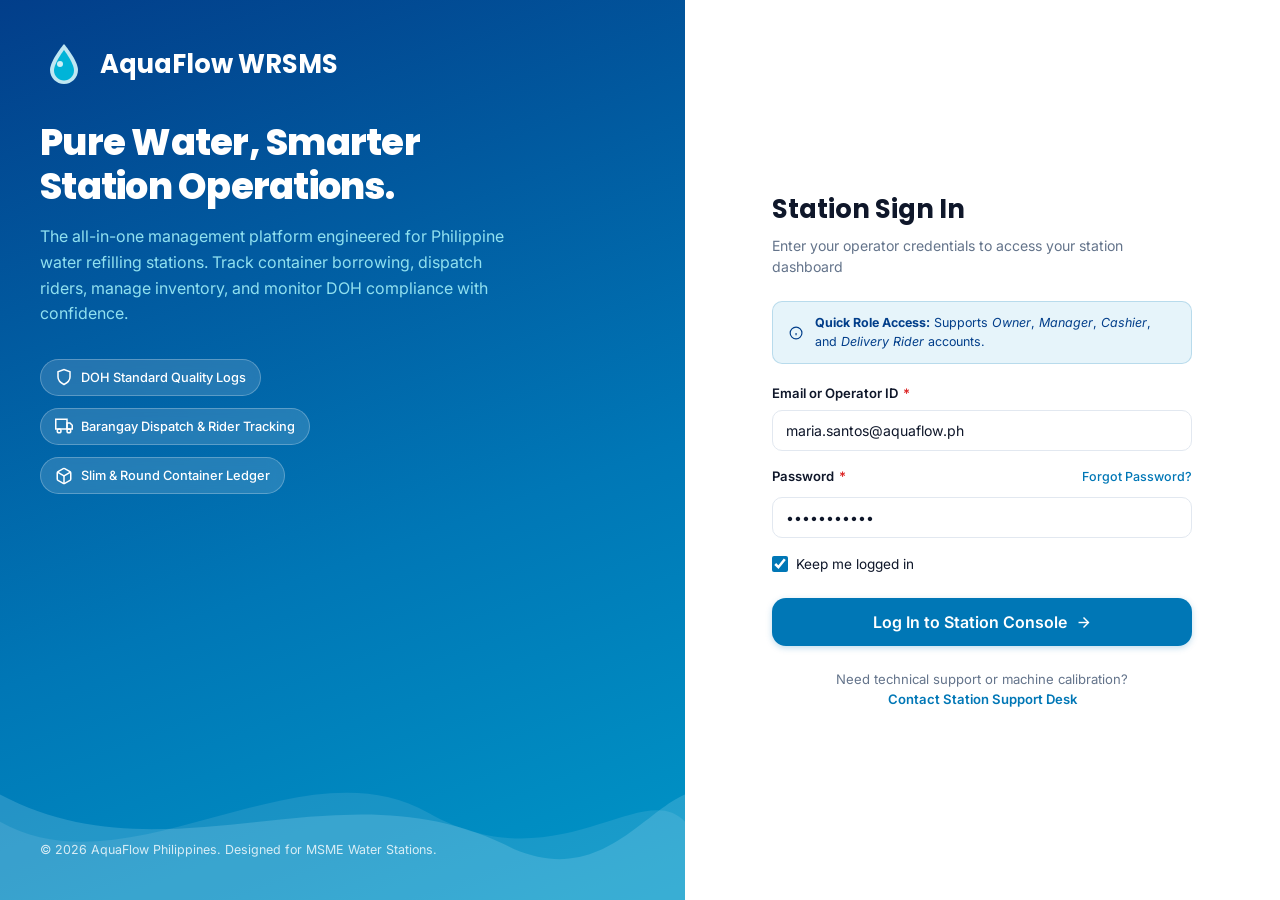
<file: index.html>
<!DOCTYPE html>
<html lang="en">
<head>
  <meta charset="UTF-8">
  <meta http-equiv="refresh" content="0; url=login.html">
  <meta name="viewport" content="width=device-width, initial-scale=1.0">
  <title>AquaFlow WRSMS</title>
  <script>
    window.location.replace("login.html");
  </script>
</head>
<body style="margin:0;padding:0;background:#03045E;display:flex;align-items:center;justify-content:center;height:100vh;font-family:sans-serif;color:#CAF0F8;">
  <p>Redirecting to AquaFlow Station Login...</p>
</body>
</html>
</file>
<file: css/style.css>
/* ==========================================================================
   AQUAFLOW WRSMS - WATER REFILLING STATION MANAGEMENT SYSTEM
   Master Stylesheet (Pure HTML5 & CSS3 - Zero Frameworks, Zero JS)
   ========================================================================== */

/* --------------------------------------------------------------------------
   1. VARIABLES & DESIGN TOKENS
   -------------------------------------------------------------------------- */
@import url('https://fonts.googleapis.com/css2?family=Inter:wght@300;400;500;600;700;800&family=Poppins:wght@500;600;700&display=swap');

:root {
  /* Ocean Primary Palette */
  --primary: #0077B6;
  --primary-dark: #023E8A;
  --primary-light: #0096C7;
  --primary-tint: #E6F4FA;
  --primary-glow: rgba(0, 119, 182, 0.15);

  /* Aqua & Teal Accents */
  --accent: #00B4D8;
  --accent-light: #90E0EF;
  --accent-bg: #CAF0F8;

  /* Semantic Status Palette */
  --success: #16A34A;
  --success-dark: #15803D;
  --success-bg: #DCFCE7;
  --success-text: #14532D;

  --warning: #F59E0B;
  --warning-dark: #B45309;
  --warning-bg: #FEF3C7;
  --warning-text: #78350F;

  --danger: #DC2626;
  --danger-dark: #B91C1C;
  --danger-bg: #FEE2E2;
  --danger-text: #7F1D1D;

  --info: #0284C7;
  --info-bg: #E0F2FE;
  --info-text: #0369A1;

  /* Slate Neutral Scale */
  --slate-900: #0F172A;
  --slate-850: #172033;
  --slate-800: #1E293B;
  --slate-700: #334155;
  --slate-600: #475569;
  --slate-500: #64748B;
  --slate-400: #94A3B8;
  --slate-300: #CBD5E1;
  --slate-200: #E2E8F0;
  --slate-100: #F1F5F9;
  --slate-50:  #F8FAFC;
  --white:     #FFFFFF;

  /* Theme Surfaces (Light Default) */
  --bg-app: var(--slate-50);
  --bg-surface: var(--white);
  --bg-surface-alt: var(--slate-100);
  --bg-surface-elevated: var(--white);
  --text-main: var(--slate-900);
  --text-muted: var(--slate-500);
  --text-subtle: var(--slate-400);
  --border-color: var(--slate-200);
  --border-focus: var(--primary);
  --sidebar-bg: #0F2338;
  --sidebar-hover: rgba(255, 255, 255, 0.08);
  --sidebar-active: #0077B6;
  --sidebar-text: #CBD5E1;
  --sidebar-text-bright: #FFFFFF;

  /* Layered Shadows */
  --shadow-xs: 0 1px 2px 0 rgba(15, 23, 42, 0.05);
  --shadow-sm: 0 1px 3px 0 rgba(15, 23, 42, 0.08), 0 1px 2px -1px rgba(15, 23, 42, 0.06);
  --shadow-md: 0 4px 6px -1px rgba(15, 23, 42, 0.08), 0 2px 4px -2px rgba(15, 23, 42, 0.06);
  --shadow-lg: 0 10px 15px -3px rgba(15, 23, 42, 0.08), 0 4px 6px -4px rgba(15, 23, 42, 0.04);
  --shadow-xl: 0 20px 25px -5px rgba(15, 23, 42, 0.1), 0 8px 10px -6px rgba(15, 23, 42, 0.05);

  /* Spacing Grid (8px base) */
  --space-1: 4px;
  --space-2: 8px;
  --space-3: 12px;
  --space-4: 16px;
  --space-5: 20px;
  --space-6: 24px;
  --space-8: 32px;
  --space-10: 40px;
  --space-12: 48px;

  /* Dimensions & Radius */
  --sidebar-width: 260px;
  --header-height: 70px;
  --radius-sm: 6px;
  --radius-md: 10px;
  --radius-lg: 14px;
  --radius-xl: 20px;
  --radius-full: 9999px;

  /* Transitions */
  --transition-fast: 160ms cubic-bezier(0.4, 0, 0.2, 1);
  --transition-normal: 240ms cubic-bezier(0.4, 0, 0.2, 1);
  --transition-slow: 350ms cubic-bezier(0.4, 0, 0.2, 1);

  /* Typography */
  --font-body: 'Inter', -apple-system, BlinkMacSystemFont, 'Segoe UI', Roboto, sans-serif;
  --font-heading: 'Poppins', 'Inter', -apple-system, BlinkMacSystemFont, sans-serif;
}

/* --------------------------------------------------------------------------
   DARK THEME (CSS Checkbox Hack & System Preference)
   -------------------------------------------------------------------------- */
body:has(#theme-toggle:checked),
body.dark-mode {
  --bg-app: #0B1120;
  --bg-surface: #1E293B;
  --bg-surface-alt: #0F172A;
  --bg-surface-elevated: #283548;
  --text-main: #F8FAFC;
  --text-muted: #94A3B8;
  --text-subtle: #64748B;
  --border-color: #334155;
  --primary-tint: #0B2545;
  --sidebar-bg: #070F1E;
  --shadow-sm: 0 1px 3px 0 rgba(0, 0, 0, 0.3);
  --shadow-md: 0 4px 6px -1px rgba(0, 0, 0, 0.4);
  --shadow-lg: 0 10px 15px -3px rgba(0, 0, 0, 0.4);
  --success-bg: rgba(22, 163, 74, 0.2);
  --success-text: #4ADE80;
  --warning-bg: rgba(245, 158, 11, 0.2);
  --warning-text: #FBBF24;
  --danger-bg: rgba(220, 38, 38, 0.2);
  --danger-text: #F87171;
  --info-bg: rgba(2, 132, 199, 0.2);
  --info-text: #38BDF8;
}

@media (prefers-color-scheme: dark) {
  body:not(:has(#theme-toggle)) {
    --bg-app: #0B1120;
    --bg-surface: #1E293B;
    --bg-surface-alt: #0F172A;
    --bg-surface-elevated: #283548;
    --text-main: #F8FAFC;
    --text-muted: #94A3B8;
    --text-subtle: #64748B;
    --border-color: #334155;
    --primary-tint: #0B2545;
    --sidebar-bg: #070F1E;
    --success-bg: rgba(22, 163, 74, 0.2);
    --success-text: #4ADE80;
    --warning-bg: rgba(245, 158, 11, 0.2);
    --warning-text: #FBBF24;
    --danger-bg: rgba(220, 38, 38, 0.2);
    --danger-text: #F87171;
    --info-bg: rgba(2, 132, 199, 0.2);
    --info-text: #38BDF8;
  }
}

/* --------------------------------------------------------------------------
   2. RESET & BASE
   -------------------------------------------------------------------------- */
*, *::before, *::after {
  box-sizing: border-box;
  margin: 0;
  padding: 0;
}

html {
  font-size: 16px;
  scroll-behavior: smooth;
  -webkit-font-smoothing: antialiased;
  -moz-osx-font-smoothing: grayscale;
}

body {
  font-family: var(--font-body);
  background-color: var(--bg-app);
  color: var(--text-main);
  line-height: 1.5;
  min-height: 100vh;
  display: flex;
  flex-direction: column;
}

img, svg {
  display: block;
  max-width: 100%;
}

a {
  color: inherit;
  text-decoration: none;
  transition: color var(--transition-fast);
}

button, input, select, textarea {
  font: inherit;
  color: inherit;
  border: none;
  background: none;
}

button {
  cursor: pointer;
}

:focus-visible {
  outline: 2px solid var(--primary);
  outline-offset: 2px;
}

@media (prefers-reduced-motion: reduce) {
  *, *::before, *::after {
    animation-duration: 0.01ms !important;
    animation-iteration-count: 1 !important;
    transition-duration: 0.01ms !important;
    scroll-behavior: auto !important;
  }
}

/* --------------------------------------------------------------------------
   3. ANIMATIONS
   -------------------------------------------------------------------------- */
@keyframes waveAnim {
  0% { transform: translateX(0) translateZ(0) scaleY(1); }
  50% { transform: translateX(-25%) translateZ(0) scaleY(1.15); }
  100% { transform: translateX(-50%) translateZ(0) scaleY(1); }
}

@keyframes waveAnimReverse {
  0% { transform: translateX(0) translateZ(0) scaleY(1); }
  50% { transform: translateX(25%) translateZ(0) scaleY(0.9); }
  100% { transform: translateX(50%) translateZ(0) scaleY(1); }
}

@keyframes floatDroplet {
  0%, 100% { transform: translateY(0) scale(1); }
  50% { transform: translateY(-8px) scale(1.03); }
}

@keyframes shimmer {
  0% { background-position: -200% 0; }
  100% { background-position: 200% 0; }
}

@keyframes fadeIn {
  from { opacity: 0; transform: translateY(6px); }
  to { opacity: 1; transform: translateY(0); }
}

/* --------------------------------------------------------------------------
   4. LAYOUT STRUCTURE
   -------------------------------------------------------------------------- */
.app-layout {
  display: flex;
  min-height: 100vh;
  position: relative;
  width: 100%;
}

/* Hidden Utility Checkboxes */
.toggle-checkbox {
  position: absolute;
  opacity: 0;
  pointer-events: none;
}

/* SIDEBAR */
.sidebar {
  width: var(--sidebar-width);
  background-color: var(--sidebar-bg);
  color: var(--sidebar-text);
  display: flex;
  flex-direction: column;
  position: fixed;
  top: 0;
  left: 0;
  bottom: 0;
  z-index: 100;
  transition: transform var(--transition-normal);
  border-right: 1px solid rgba(255, 255, 255, 0.07);
  box-shadow: 4px 0 16px rgba(0, 0, 0, 0.15);
}

.sidebar-header {
  height: var(--header-height);
  padding: 0 var(--space-5);
  display: flex;
  align-items: center;
  justify-content: space-between;
  border-bottom: 1px solid rgba(255, 255, 255, 0.07);
}

.brand-link {
  display: flex;
  align-items: center;
  gap: var(--space-3);
  font-family: var(--font-heading);
  font-weight: 700;
  font-size: 1.15rem;
  color: var(--white);
  letter-spacing: -0.02em;
}

.brand-logo-icon {
  width: 34px;
  height: 34px;
  background: linear-gradient(135deg, var(--accent) 0%, var(--primary) 100%);
  border-radius: var(--radius-md);
  display: flex;
  align-items: center;
  justify-content: center;
  color: var(--white);
  box-shadow: 0 4px 10px rgba(0, 180, 216, 0.35);
}

.sidebar-close-btn {
  display: none;
  color: var(--slate-400);
  padding: var(--space-1);
}

.sidebar-nav {
  flex: 1;
  overflow-y: auto;
  padding: var(--space-4) var(--space-3);
  display: flex;
  flex-direction: column;
  gap: var(--space-5);
}

.nav-group-title {
  font-size: 0.72rem;
  font-weight: 700;
  text-transform: uppercase;
  letter-spacing: 0.08em;
  color: var(--slate-400);
  padding: 0 var(--space-3);
  margin-bottom: var(--space-2);
}

.nav-list {
  list-style: none;
  display: flex;
  flex-direction: column;
  gap: 2px;
}

.nav-link {
  display: flex;
  align-items: center;
  gap: var(--space-3);
  padding: 10px var(--space-3);
  border-radius: var(--radius-md);
  color: var(--sidebar-text);
  font-size: 0.88rem;
  font-weight: 500;
  transition: all var(--transition-fast);
  position: relative;
}

.nav-link svg {
  width: 19px;
  height: 19px;
  color: var(--slate-400);
  transition: color var(--transition-fast);
  flex-shrink: 0;
}

.nav-link:hover {
  background-color: var(--sidebar-hover);
  color: var(--sidebar-text-bright);
}

.nav-link:hover svg {
  color: var(--accent);
}

.nav-link[aria-current="page"],
.nav-link.active {
  background-color: var(--primary);
  color: var(--white);
  font-weight: 600;
  box-shadow: 0 4px 12px rgba(0, 119, 182, 0.3);
}

.nav-link[aria-current="page"] svg,
.nav-link.active svg {
  color: var(--white);
}

.nav-badge {
  margin-left: auto;
  background-color: rgba(255, 255, 255, 0.16);
  color: var(--white);
  font-size: 0.72rem;
  font-weight: 700;
  padding: 2px 8px;
  border-radius: var(--radius-full);
}

.nav-badge.danger {
  background-color: var(--danger);
}

.sidebar-user {
  padding: var(--space-4) var(--space-4);
  border-top: 1px solid rgba(255, 255, 255, 0.07);
  background-color: rgba(0, 0, 0, 0.18);
  display: flex;
  align-items: center;
  gap: var(--space-3);
}

.user-info {
  flex: 1;
  min-width: 0;
}

.user-name {
  font-size: 0.88rem;
  font-weight: 600;
  color: var(--white);
  white-space: nowrap;
  overflow: hidden;
  text-overflow: ellipsis;
}

.user-role {
  font-size: 0.75rem;
  color: var(--accent-light);
  white-space: nowrap;
  overflow: hidden;
  text-overflow: ellipsis;
}

.sidebar-user [data-action="logout"],
.sidebar-user a[title="Sign Out"] {
  color: var(--slate-400);
  padding: 6px;
  display: inline-flex;
  align-items: center;
  justify-content: center;
  border-radius: var(--radius-sm);
  transition: all var(--transition-fast);
  cursor: pointer;
  text-decoration: none;
}

.sidebar-user [data-action="logout"]:hover,
.sidebar-user a[title="Sign Out"]:hover {
  color: var(--danger);
  background-color: rgba(239, 68, 68, 0.15);
}

/* APP BODY WRAPPER */
.app-main {
  flex: 1;
  margin-left: var(--sidebar-width);
  display: flex;
  flex-direction: column;
  min-width: 0;
  min-height: 100vh;
}

/* TOPBAR */
.topbar {
  height: var(--header-height);
  background-color: var(--bg-surface);
  border-bottom: 1px solid var(--border-color);
  padding: 0 var(--space-6);
  display: flex;
  align-items: center;
  justify-content: space-between;
  position: sticky;
  top: 0;
  z-index: 50;
  transition: background-color var(--transition-normal), border-color var(--transition-normal);
}

.topbar-left {
  display: flex;
  align-items: center;
  gap: var(--space-4);
}

.mobile-menu-btn {
  display: none;
  align-items: center;
  justify-content: center;
  width: 40px;
  height: 40px;
  border-radius: var(--radius-md);
  color: var(--text-main);
  background-color: var(--bg-surface-alt);
  cursor: pointer;
}

.topbar-breadcrumb {
  display: flex;
  align-items: center;
  gap: var(--space-2);
  font-size: 0.85rem;
  color: var(--text-muted);
}

.topbar-breadcrumb span.divider {
  color: var(--slate-300);
}

.topbar-breadcrumb span.current {
  color: var(--text-main);
  font-weight: 600;
}

.topbar-right {
  display: flex;
  align-items: center;
  gap: var(--space-3);
}

.search-bar {
  position: relative;
  display: flex;
  align-items: center;
}

.search-bar input {
  background-color: var(--bg-surface-alt);
  border: 1px solid var(--border-color);
  padding: 8px 14px 8px 36px;
  border-radius: var(--radius-md);
  font-size: 0.85rem;
  color: var(--text-main);
  width: 220px;
  transition: all var(--transition-fast);
}

.search-bar input:focus {
  width: 280px;
  background-color: var(--bg-surface);
  border-color: var(--primary);
  box-shadow: 0 0 0 3px var(--primary-glow);
}

.search-bar svg {
  position: absolute;
  left: 11px;
  width: 16px;
  height: 16px;
  color: var(--text-muted);
  pointer-events: none;
}

/* THEME TOGGLE BUTTON & DROPDOWN */
.theme-toggle-label {
  display: flex;
  align-items: center;
  justify-content: center;
  width: 38px;
  height: 38px;
  border-radius: var(--radius-md);
  background-color: var(--bg-surface-alt);
  color: var(--text-main);
  cursor: pointer;
  border: 1px solid var(--border-color);
  transition: all var(--transition-fast);
}

.theme-toggle-label:hover {
  background-color: var(--primary-tint);
  color: var(--primary);
}

.theme-toggle-label svg {
  width: 18px;
  height: 18px;
}

.theme-toggle-label .moon-icon { display: none; }
body:has(#theme-toggle:checked) .theme-toggle-label .sun-icon { display: none; }
body:has(#theme-toggle:checked) .theme-toggle-label .moon-icon { display: block; }

.topbar-action-btn {
  position: relative;
  width: 38px;
  height: 38px;
  border-radius: var(--radius-md);
  background-color: var(--bg-surface-alt);
  display: flex;
  align-items: center;
  justify-content: center;
  color: var(--text-main);
  border: 1px solid var(--border-color);
  transition: all var(--transition-fast);
}

.topbar-action-btn:hover {
  background-color: var(--primary-tint);
  color: var(--primary);
}

.topbar-action-btn[data-action="logout"]:hover {
  background-color: rgba(239, 68, 68, 0.12);
  color: var(--danger);
  border-color: rgba(239, 68, 68, 0.3);
}

.topbar-action-btn svg {
  width: 18px;
  height: 18px;
}

.notif-badge-dot {
  position: absolute;
  top: 7px;
  right: 7px;
  width: 8px;
  height: 8px;
  background-color: var(--danger);
  border-radius: var(--radius-full);
  border: 2px solid var(--bg-surface);
}

/* AVATAR DROPDOWN (PURE CSS :FOCUS-WITHIN / :HOVER) */
.user-dropdown-container {
  position: relative;
}

.avatar-btn {
  display: flex;
  align-items: center;
  gap: var(--space-2);
  padding: 4px 6px;
  border-radius: var(--radius-md);
  cursor: pointer;
}

.avatar-btn:hover,
.avatar-btn:focus-visible {
  background-color: var(--bg-surface-alt);
}

.dropdown-menu {
  position: absolute;
  top: calc(100% + 8px);
  right: 0;
  width: 230px;
  background-color: var(--bg-surface-elevated);
  border: 1px solid var(--border-color);
  border-radius: var(--radius-lg);
  box-shadow: var(--shadow-lg);
  padding: var(--space-2);
  display: none;
  flex-direction: column;
  z-index: 100;
  animation: fadeIn 150ms ease;
}

.user-dropdown-container:hover .dropdown-menu,
.user-dropdown-container:focus-within .dropdown-menu {
  display: flex;
}

.dropdown-header {
  padding: var(--space-3) var(--space-3);
  border-bottom: 1px solid var(--border-color);
  margin-bottom: var(--space-1);
}

.dropdown-header .name {
  font-weight: 600;
  font-size: 0.9rem;
}

.dropdown-header .sub {
  font-size: 0.75rem;
  color: var(--text-muted);
}

.dropdown-item {
  display: flex;
  align-items: center;
  gap: var(--space-3);
  padding: 8px var(--space-3);
  border-radius: var(--radius-md);
  font-size: 0.85rem;
  color: var(--text-main);
  transition: background var(--transition-fast);
}

.dropdown-item svg {
  width: 16px;
  height: 16px;
  color: var(--text-muted);
}

.dropdown-item:hover {
  background-color: var(--primary-tint);
  color: var(--primary);
}

.dropdown-item:hover svg {
  color: var(--primary);
}

.dropdown-item.danger:hover {
  background-color: var(--danger-bg);
  color: var(--danger);
}

/* MAIN CONTENT */
.content-area {
  flex: 1;
  padding: var(--space-6);
  max-width: 1440px;
  width: 100%;
  margin: 0 auto;
}

.page-header {
  display: flex;
  align-items: center;
  justify-content: space-between;
  margin-bottom: var(--space-6);
  flex-wrap: wrap;
  gap: var(--space-4);
}

.page-title {
  font-family: var(--font-heading);
  font-size: 1.5rem;
  font-weight: 700;
  letter-spacing: -0.02em;
  color: var(--text-main);
  display: flex;
  align-items: center;
  gap: var(--space-3);
}

.page-subtitle {
  font-size: 0.85rem;
  color: var(--text-muted);
  margin-top: 2px;
}

.header-actions {
  display: flex;
  align-items: center;
  gap: var(--space-3);
  flex-wrap: wrap;
}

/* --------------------------------------------------------------------------
   5. REUSABLE COMPONENTS
   -------------------------------------------------------------------------- */

/* BUTTONS */
.btn {
  display: inline-flex;
  align-items: center;
  justify-content: center;
  gap: var(--space-2);
  padding: 9px 18px;
  font-size: 0.875rem;
  font-weight: 600;
  border-radius: var(--radius-md);
  border: 1px solid transparent;
  cursor: pointer;
  transition: all var(--transition-fast);
  white-space: nowrap;
  line-height: 1.25;
}

.btn svg {
  width: 17px;
  height: 17px;
  flex-shrink: 0;
}

.btn:active {
  transform: translateY(1px);
}

.btn-primary {
  background-color: var(--primary);
  color: var(--white);
  box-shadow: 0 2px 6px rgba(0, 119, 182, 0.25);
}

.btn-primary:hover {
  background-color: var(--primary-dark);
  box-shadow: 0 4px 12px rgba(0, 119, 182, 0.35);
}

.btn-secondary {
  background-color: var(--bg-surface-alt);
  color: var(--text-main);
  border-color: var(--border-color);
}

.btn-secondary:hover {
  background-color: var(--slate-200);
}

.btn-accent {
  background-color: var(--accent);
  color: var(--white);
}

.btn-accent:hover {
  background-color: var(--primary);
}

.btn-success {
  background-color: var(--success);
  color: var(--white);
}

.btn-success:hover {
  background-color: var(--success-dark);
}

.btn-danger {
  background-color: var(--danger);
  color: var(--white);
}

.btn-danger:hover {
  background-color: var(--danger-dark);
}

.btn-outline {
  background-color: transparent;
  border-color: var(--border-color);
  color: var(--text-main);
}

.btn-outline:hover {
  border-color: var(--primary);
  color: var(--primary);
  background-color: var(--primary-tint);
}

.btn-ghost {
  background-color: transparent;
  color: var(--text-muted);
}

.btn-ghost:hover {
  background-color: var(--bg-surface-alt);
  color: var(--text-main);
}

.btn-sm {
  padding: 6px 12px;
  font-size: 0.78rem;
  border-radius: var(--radius-sm);
}

.btn-sm svg {
  width: 14px;
  height: 14px;
}

.btn-lg {
  padding: 13px 26px;
  font-size: 1rem;
  border-radius: var(--radius-lg);
}

.btn-icon {
  width: 38px;
  height: 38px;
  padding: 0;
  border-radius: var(--radius-md);
}

.btn-block {
  width: 100%;
}

/* CARDS */
.card {
  background-color: var(--bg-surface);
  border: 1px solid var(--border-color);
  border-radius: var(--radius-lg);
  box-shadow: var(--shadow-sm);
  transition: transform var(--transition-fast), box-shadow var(--transition-fast), border-color var(--transition-fast);
  overflow: hidden;
  display: flex;
  flex-direction: column;
}

.card:hover {
  box-shadow: var(--shadow-md);
}

.card-header {
  padding: var(--space-4) var(--space-5);
  border-bottom: 1px solid var(--border-color);
  display: flex;
  align-items: center;
  justify-content: space-between;
  gap: var(--space-3);
}

.card-title {
  font-family: var(--font-heading);
  font-size: 1rem;
  font-weight: 600;
  color: var(--text-main);
  display: flex;
  align-items: center;
  gap: var(--space-2);
}

.card-subtitle {
  font-size: 0.78rem;
  color: var(--text-muted);
}

.card-body {
  padding: var(--space-5);
  flex: 1;
}

.card-footer {
  padding: var(--space-3) var(--space-5);
  border-top: 1px solid var(--border-color);
  background-color: var(--bg-surface-alt);
  display: flex;
  align-items: center;
  justify-content: space-between;
}

/* KPI CARDS */
.kpi-grid {
  display: grid;
  grid-template-columns: repeat(auto-fit, minmax(230px, 1fr));
  gap: var(--space-4);
  margin-bottom: var(--space-6);
}

.kpi-card {
  background-color: var(--bg-surface);
  border: 1px solid var(--border-color);
  border-radius: var(--radius-lg);
  padding: var(--space-5);
  box-shadow: var(--shadow-sm);
  display: flex;
  flex-direction: column;
  position: relative;
  overflow: hidden;
  transition: transform var(--transition-fast), box-shadow var(--transition-fast);
}

.kpi-card:hover {
  transform: translateY(-2px);
  box-shadow: var(--shadow-lg);
}

.kpi-top {
  display: flex;
  align-items: center;
  justify-content: space-between;
  margin-bottom: var(--space-3);
}

.kpi-label {
  font-size: 0.8rem;
  font-weight: 600;
  text-transform: uppercase;
  letter-spacing: 0.05em;
  color: var(--text-muted);
}

.kpi-icon-wrapper {
  width: 42px;
  height: 42px;
  border-radius: var(--radius-md);
  display: flex;
  align-items: center;
  justify-content: center;
}

.kpi-icon-wrapper.blue { background-color: var(--primary-tint); color: var(--primary); }
.kpi-icon-wrapper.teal { background-color: var(--accent-bg); color: var(--accent); }
.kpi-icon-wrapper.green { background-color: var(--success-bg); color: var(--success); }
.kpi-icon-wrapper.amber { background-color: var(--warning-bg); color: var(--warning); }
.kpi-icon-wrapper.red { background-color: var(--danger-bg); color: var(--danger); }

.kpi-value {
  font-family: var(--font-heading);
  font-size: 1.85rem;
  font-weight: 700;
  color: var(--text-main);
  line-height: 1.1;
  margin-bottom: var(--space-2);
}

.kpi-bottom {
  display: flex;
  align-items: center;
  gap: var(--space-2);
  font-size: 0.78rem;
}

.kpi-trend {
  display: inline-flex;
  align-items: center;
  gap: 2px;
  font-weight: 700;
  padding: 2px 6px;
  border-radius: var(--radius-sm);
}

.kpi-trend.up { background-color: var(--success-bg); color: var(--success-dark); }
.kpi-trend.down { background-color: var(--danger-bg); color: var(--danger-dark); }
.kpi-trend.neutral { background-color: var(--slate-100); color: var(--slate-600); }

/* BADGES & CHIPS */
.badge {
  display: inline-flex;
  align-items: center;
  gap: 4px;
  padding: 3px 9px;
  font-size: 0.74rem;
  font-weight: 600;
  border-radius: var(--radius-full);
  white-space: nowrap;
  line-height: 1.2;
}

.badge-dot {
  width: 6px;
  height: 6px;
  border-radius: 50%;
  display: inline-block;
}

.badge-primary { background-color: var(--primary-tint); color: var(--primary); }
.badge-success { background-color: var(--success-bg); color: var(--success-text); }
.badge-success .badge-dot { background-color: var(--success); }
.badge-warning { background-color: var(--warning-bg); color: var(--warning-text); }
.badge-warning .badge-dot { background-color: var(--warning); }
.badge-danger { background-color: var(--danger-bg); color: var(--danger-text); }
.badge-danger .badge-dot { background-color: var(--danger); }
.badge-info { background-color: var(--info-bg); color: var(--info-text); }
.badge-neutral { background-color: var(--slate-100); color: var(--slate-700); }

/* TABLES */
.table-responsive {
  width: 100%;
  overflow-x: auto;
  border: 1px solid var(--border-color);
  border-radius: var(--radius-lg);
  background-color: var(--bg-surface);
}

.table {
  width: 100%;
  border-collapse: collapse;
  text-align: left;
  font-size: 0.85rem;
}

.table thead {
  background-color: var(--bg-surface-alt);
  border-bottom: 1px solid var(--border-color);
}

.table th {
  padding: var(--space-3) var(--space-4);
  font-weight: 600;
  color: var(--text-muted);
  font-size: 0.75rem;
  text-transform: uppercase;
  letter-spacing: 0.05em;
  white-space: nowrap;
}

.table td {
  padding: var(--space-4);
  border-bottom: 1px solid var(--border-color);
  color: var(--text-main);
  vertical-align: middle;
}

.table tbody tr:last-child td {
  border-bottom: none;
}

.table tbody tr {
  transition: background-color var(--transition-fast);
}

.table tbody tr:hover {
  background-color: var(--primary-tint);
}

/* AVATARS */
.avatar {
  width: 38px;
  height: 38px;
  border-radius: var(--radius-full);
  background-color: var(--primary-tint);
  color: var(--primary);
  font-weight: 700;
  font-size: 0.85rem;
  display: flex;
  align-items: center;
  justify-content: center;
  flex-shrink: 0;
  border: 2px solid var(--white);
  box-shadow: var(--shadow-xs);
}

.avatar-sm { width: 30px; height: 30px; font-size: 0.72rem; }
.avatar-lg { width: 54px; height: 54px; font-size: 1.2rem; }

/* FORMS */
.form-grid {
  display: grid;
  grid-template-columns: repeat(auto-fit, minmax(220px, 1fr));
  gap: var(--space-4);
}

.form-group {
  display: flex;
  flex-direction: column;
  gap: 6px;
  margin-bottom: var(--space-4);
}

.form-label {
  font-size: 0.82rem;
  font-weight: 600;
  color: var(--text-main);
}

.form-label .required {
  color: var(--danger);
  margin-left: 2px;
}

.form-control {
  width: 100%;
  padding: 9px 13px;
  border: 1px solid var(--border-color);
  border-radius: var(--radius-md);
  background-color: var(--bg-surface);
  color: var(--text-main);
  font-size: 0.88rem;
  transition: all var(--transition-fast);
}

.form-control:focus {
  border-color: var(--primary);
  box-shadow: 0 0 0 3px var(--primary-glow);
}

.input-prefix-group {
  display: flex;
  align-items: stretch;
  border: 1px solid var(--border-color);
  border-radius: var(--radius-md);
  overflow: hidden;
  background-color: var(--bg-surface);
}

.input-prefix {
  padding: 0 12px;
  background-color: var(--bg-surface-alt);
  color: var(--text-muted);
  font-size: 0.85rem;
  font-weight: 600;
  display: flex;
  align-items: center;
  border-right: 1px solid var(--border-color);
}

.input-prefix-group .form-control {
  border: none;
  border-radius: 0;
}

.form-hint {
  font-size: 0.74rem;
  color: var(--text-muted);
}

/* CSS TOGGLE SWITCH */
.switch {
  position: relative;
  display: inline-block;
  width: 44px;
  height: 24px;
}

.switch input {
  opacity: 0;
  width: 0;
  height: 0;
}

.switch-slider {
  position: absolute;
  cursor: pointer;
  top: 0;
  left: 0;
  right: 0;
  bottom: 0;
  background-color: var(--slate-300);
  transition: var(--transition-fast);
  border-radius: var(--radius-full);
}

.switch-slider::before {
  position: absolute;
  content: "";
  height: 18px;
  width: 18px;
  left: 3px;
  bottom: 3px;
  background-color: var(--white);
  transition: var(--transition-fast);
  border-radius: 50%;
  box-shadow: var(--shadow-xs);
}

.switch input:checked + .switch-slider {
  background-color: var(--primary);
}

.switch input:checked + .switch-slider::before {
  transform: translateX(20px);
}

/* PROGRESS BAR */
.progress-bar-container {
  width: 100%;
  height: 8px;
  background-color: var(--slate-200);
  border-radius: var(--radius-full);
  overflow: hidden;
}

.progress-bar-fill {
  height: 100%;
  border-radius: var(--radius-full);
  transition: width 0.4s ease;
}

.progress-bar-fill.blue { background-color: var(--primary); }
.progress-bar-fill.teal { background-color: var(--accent); }
.progress-bar-fill.green { background-color: var(--success); }
.progress-bar-fill.amber { background-color: var(--warning); }
.progress-bar-fill.red { background-color: var(--danger); }

/* ALERTS */
.alert {
  padding: var(--space-4);
  border-radius: var(--radius-md);
  display: flex;
  align-items: flex-start;
  gap: var(--space-3);
  font-size: 0.85rem;
  margin-bottom: var(--space-4);
  border: 1px solid transparent;
}

.alert svg {
  width: 20px;
  height: 20px;
  flex-shrink: 0;
  margin-top: 1px;
}

.alert-info { background-color: var(--info-bg); color: var(--info-text); border-color: rgba(2, 132, 199, 0.2); }
.alert-warning { background-color: var(--warning-bg); color: var(--warning-text); border-color: rgba(245, 158, 11, 0.2); }
.alert-success { background-color: var(--success-bg); color: var(--success-text); border-color: rgba(22, 163, 74, 0.2); }
.alert-danger { background-color: var(--danger-bg); color: var(--danger-text); border-color: rgba(220, 38, 38, 0.2); }

/* PAGINATION */
.pagination {
  display: flex;
  align-items: center;
  justify-content: space-between;
  padding: var(--space-4);
  border-top: 1px solid var(--border-color);
  font-size: 0.85rem;
  color: var(--text-muted);
}

.pagination-controls {
  display: flex;
  gap: 4px;
}

.page-btn {
  width: 32px;
  height: 32px;
  display: flex;
  align-items: center;
  justify-content: center;
  border-radius: var(--radius-sm);
  border: 1px solid var(--border-color);
  background-color: var(--bg-surface);
  color: var(--text-main);
  font-size: 0.8rem;
  font-weight: 500;
  transition: all var(--transition-fast);
}

.page-btn:hover {
  border-color: var(--primary);
  color: var(--primary);
}

.page-btn.active {
  background-color: var(--primary);
  border-color: var(--primary);
  color: var(--white);
  font-weight: 700;
}

/* SKELETON */
.skeleton {
  background: linear-gradient(90deg, var(--slate-200) 25%, var(--slate-100) 37%, var(--slate-200) 63%);
  background-size: 400% 100%;
  animation: shimmer 1.4s ease infinite;
  border-radius: var(--radius-sm);
}

/* --------------------------------------------------------------------------
   6. PURE CSS MODALS (:TARGET PSEUDO-CLASS)
   -------------------------------------------------------------------------- */
.modal-overlay {
  position: fixed;
  top: 0;
  left: 0;
  right: 0;
  bottom: 0;
  background-color: rgba(15, 23, 42, 0.65);
  backdrop-filter: blur(3px);
  display: none;
  align-items: center;
  justify-content: center;
  z-index: 1000;
  padding: var(--space-4);
  opacity: 0;
  transition: opacity var(--transition-normal);
}

.modal-overlay:target,
.modal-overlay.active {
  display: flex !important;
  opacity: 1 !important;
}

.modal-overlay.modal-closed {
  display: none !important;
  opacity: 0 !important;
  pointer-events: none !important;
}

.modal-card {
  background-color: var(--bg-surface-elevated);
  border: 1px solid var(--border-color);
  border-radius: var(--radius-xl);
  box-shadow: var(--shadow-xl);
  width: 100%;
  max-width: 560px;
  max-height: 90vh;
  overflow-y: auto;
  position: relative;
  transform: translateY(12px);
  transition: transform var(--transition-normal);
  animation: fadeIn 200ms ease;
}

.modal-overlay:target .modal-card,
.modal-overlay.active .modal-card {
  transform: translateY(0);
}

.modal-header {
  padding: var(--space-5) var(--space-6);
  border-bottom: 1px solid var(--border-color);
  display: flex;
  align-items: center;
  justify-content: space-between;
}

.modal-title {
  font-family: var(--font-heading);
  font-size: 1.15rem;
  font-weight: 700;
}

.modal-close-btn {
  width: 32px;
  height: 32px;
  border-radius: var(--radius-md);
  display: flex;
  align-items: center;
  justify-content: center;
  color: var(--text-muted);
  transition: all var(--transition-fast);
}

.modal-close-btn:hover {
  background-color: var(--bg-surface-alt);
  color: var(--text-main);
}

.modal-body {
  padding: var(--space-6);
}

.modal-footer {
  padding: var(--space-4) var(--space-6);
  border-top: 1px solid var(--border-color);
  background-color: var(--bg-surface-alt);
  display: flex;
  align-items: center;
  justify-content: flex-end;
  gap: var(--space-3);
}

/* --------------------------------------------------------------------------
   7. PURE CSS RADIO TABS
   -------------------------------------------------------------------------- */
.tab-container {
  display: flex;
  flex-direction: column;
}

.tab-nav {
  display: flex;
  border-bottom: 2px solid var(--border-color);
  gap: var(--space-4);
  margin-bottom: var(--space-6);
  overflow-x: auto;
}

.tab-nav input[type="radio"] {
  display: none;
}

.tab-label {
  display: inline-flex;
  align-items: center;
  gap: var(--space-2);
  padding: var(--space-3) var(--space-2);
  color: var(--text-muted);
  font-weight: 600;
  font-size: 0.88rem;
  cursor: pointer;
  border-bottom: 2px solid transparent;
  margin-bottom: -2px;
  transition: all var(--transition-fast);
  white-space: nowrap;
}

.tab-label:hover {
  color: var(--primary);
}

.tab-content {
  display: none;
  animation: fadeIn 200ms ease;
}

/* Tab active states via :checked adjacent sibling selectors */
#tab-overview:checked ~ .tab-nav label[for="tab-overview"],
#tab-tx:checked ~ .tab-nav label[for="tab-tx"],
#tab-containers:checked ~ .tab-nav label[for="tab-containers"],
#tab-balance:checked ~ .tab-nav label[for="tab-balance"],
#tab-cat-all:checked ~ .tab-nav label[for="tab-cat-all"],
#tab-cat-refill:checked ~ .tab-nav label[for="tab-cat-refill"],
#tab-cat-bottles:checked ~ .tab-nav label[for="tab-cat-bottles"],
#tab-cat-supplies:checked ~ .tab-nav label[for="tab-cat-supplies"] {
  color: var(--primary);
  border-bottom-color: var(--primary);
}

#tab-overview:checked ~ #content-overview,
#tab-tx:checked ~ #content-tx,
#tab-containers:checked ~ #content-containers,
#tab-balance:checked ~ #content-balance,
#tab-cat-all:checked ~ #content-cat-all,
#tab-cat-refill:checked ~ #content-cat-refill,
#tab-cat-bottles:checked ~ #content-cat-bottles,
#tab-cat-supplies:checked ~ #content-cat-supplies {
  display: block;
}

/* --------------------------------------------------------------------------
   8. SPECIFIC PAGE STYLES
   -------------------------------------------------------------------------- */

/* --- LOGIN PAGE --- */
.login-body {
  background-color: var(--slate-900);
  min-height: 100vh;
  display: flex;
  align-items: stretch;
}

.login-layout {
  display: grid;
  grid-template-columns: 1.15fr 1fr;
  width: 100%;
  min-height: 100vh;
}

.login-hero {
  background: linear-gradient(160deg, #023E8A 0%, #0077B6 60%, #0096C7 100%);
  position: relative;
  display: flex;
  flex-direction: column;
  justify-content: space-between;
  padding: var(--space-10);
  color: var(--white);
  overflow: hidden;
}

.login-hero-content {
  position: relative;
  z-index: 10;
  max-width: 480px;
}

.login-hero-brand {
  display: flex;
  align-items: center;
  gap: var(--space-3);
  font-family: var(--font-heading);
  font-size: 1.6rem;
  font-weight: 700;
  margin-bottom: var(--space-8);
}

.hero-droplet {
  width: 48px;
  height: 48px;
  animation: floatDroplet 3.5s ease-in-out infinite;
}

.login-hero-heading {
  font-family: var(--font-heading);
  font-size: 2.3rem;
  font-weight: 800;
  line-height: 1.2;
  margin-bottom: var(--space-4);
  letter-spacing: -0.02em;
}

.login-hero-desc {
  font-size: 1rem;
  color: var(--accent-light);
  line-height: 1.6;
  margin-bottom: var(--space-8);
}

.hero-badges {
  display: flex;
  flex-wrap: wrap;
  gap: var(--space-3);
  position: relative;
  z-index: 10;
}

.hero-feature-chip {
  background-color: rgba(255, 255, 255, 0.14);
  backdrop-filter: blur(8px);
  border: 1px solid rgba(255, 255, 255, 0.25);
  padding: 8px 14px;
  border-radius: var(--radius-full);
  font-size: 0.8rem;
  font-weight: 500;
  display: flex;
  align-items: center;
  gap: 8px;
}

/* CSS WATER WAVE ANIMATION */
.wave-container {
  position: absolute;
  bottom: 0;
  left: 0;
  width: 100%;
  height: 160px;
  overflow: hidden;
  z-index: 1;
  pointer-events: none;
}

.wave {
  position: absolute;
  bottom: 0;
  left: 0;
  width: 200%;
  height: 100%;
  background-repeat: repeat-x;
}

.wave-1 {
  background-image: url("data:image/svg+xml,%3Csvg xmlns='http://www.w3.org/2000/svg' viewBox='0 0 800 88' preserveAspectRatio='none'%3E%3Cpath d='M0,45 C150,85 350,0 500,40 C650,80 750,20 800,45 L800,88 L0,88 Z' fill='rgba(255, 255, 255, 0.12)'/%3E%3C/svg%3E");
  background-size: 50% 100%;
  animation: waveAnim 14s linear infinite;
  opacity: 0.8;
}

.wave-2 {
  background-image: url("data:image/svg+xml,%3Csvg xmlns='http://www.w3.org/2000/svg' viewBox='0 0 800 88' preserveAspectRatio='none'%3E%3Cpath d='M0,30 C200,80 400,10 600,60 C700,80 750,40 800,30 L800,88 L0,88 Z' fill='rgba(202, 240, 248, 0.2)'/%3E%3C/svg%3E");
  background-size: 50% 100%;
  animation: waveAnimReverse 10s linear infinite;
  opacity: 0.9;
}

.login-form-side {
  background-color: var(--bg-surface);
  display: flex;
  align-items: center;
  justify-content: center;
  padding: var(--space-8);
}

.login-form-card {
  width: 100%;
  max-width: 420px;
}

.login-form-header {
  margin-bottom: var(--space-6);
}

.login-form-title {
  font-family: var(--font-heading);
  font-size: 1.6rem;
  font-weight: 700;
  color: var(--text-main);
  margin-bottom: 6px;
}

.login-form-subtitle {
  font-size: 0.88rem;
  color: var(--text-muted);
}

.role-hint-box {
  background-color: var(--primary-tint);
  border: 1px solid rgba(0, 119, 182, 0.2);
  border-radius: var(--radius-md);
  padding: var(--space-3) var(--space-4);
  margin-bottom: var(--space-5);
  display: flex;
  align-items: center;
  gap: var(--space-3);
  font-size: 0.78rem;
  color: var(--primary-dark);
}

/* --- DASHBOARD CSS SALES CHART --- */
.chart-card {
  display: flex;
  flex-direction: column;
}

.chart-bars-wrapper {
  display: flex;
  align-items: flex-end;
  justify-content: space-between;
  height: 220px;
  padding-top: var(--space-6);
  gap: var(--space-3);
  border-bottom: 1px solid var(--border-color);
}

.chart-bar-group {
  display: flex;
  flex-direction: column;
  align-items: center;
  height: 100%;
  flex: 1;
  position: relative;
  justify-content: flex-end;
}

.chart-bar-pill {
  width: 100%;
  max-width: 38px;
  background: linear-gradient(180deg, var(--accent) 0%, var(--primary) 100%);
  border-radius: var(--radius-sm) var(--radius-sm) 0 0;
  transition: all var(--transition-fast);
  position: relative;
  cursor: pointer;
}

.chart-bar-pill:hover {
  background: linear-gradient(180deg, var(--accent-light) 0%, var(--primary-dark) 100%);
  transform: scaleY(1.03);
}

.chart-bar-tooltip {
  position: absolute;
  top: -30px;
  left: 50%;
  transform: translateX(-50%);
  background-color: var(--slate-900);
  color: var(--white);
  padding: 2px 7px;
  border-radius: var(--radius-sm);
  font-size: 0.72rem;
  font-weight: 700;
  opacity: 0;
  pointer-events: none;
  transition: opacity var(--transition-fast);
  white-space: nowrap;
}

.chart-bar-pill:hover .chart-bar-tooltip {
  opacity: 1;
}

.chart-bar-day {
  margin-top: var(--space-2);
  font-size: 0.75rem;
  font-weight: 600;
  color: var(--text-muted);
}

/* --- POINT OF SALE (POS) SCREEN --- */
.pos-layout {
  display: grid;
  grid-template-columns: 1fr 390px;
  gap: var(--space-5);
  height: calc(100vh - var(--header-height) - var(--space-12));
}

.pos-catalog {
  display: flex;
  flex-direction: column;
  height: 100%;
  overflow: hidden;
}

.pos-categories {
  display: flex;
  gap: var(--space-2);
  padding-bottom: var(--space-3);
  overflow-x: auto;
  border-bottom: 1px solid var(--border-color);
  margin-bottom: var(--space-4);
}

.pos-cat-pill {
  padding: 8px 16px;
  border-radius: var(--radius-full);
  background-color: var(--bg-surface);
  border: 1px solid var(--border-color);
  color: var(--text-muted);
  font-size: 0.82rem;
  font-weight: 600;
  cursor: pointer;
  white-space: nowrap;
  transition: all var(--transition-fast);
}

.pos-cat-pill:hover,
.pos-cat-pill.active {
  background-color: var(--primary);
  border-color: var(--primary);
  color: var(--white);
}

.pos-product-grid {
  display: grid;
  grid-template-columns: repeat(auto-fill, minmax(180px, 1fr));
  gap: var(--space-4);
  overflow-y: auto;
  padding-right: var(--space-2);
  flex: 1;
}

.pos-product-card {
  background-color: var(--bg-surface);
  border: 1px solid var(--border-color);
  border-radius: var(--radius-lg);
  padding: var(--space-4);
  cursor: pointer;
  display: flex;
  flex-direction: column;
  transition: all var(--transition-fast);
  position: relative;
  user-select: none;
}

.pos-product-card:hover {
  border-color: var(--primary);
  box-shadow: 0 4px 14px var(--primary-glow);
  transform: translateY(-2px);
}

.pos-product-card:active {
  transform: scale(0.98);
}

.pos-product-icon {
  width: 50px;
  height: 50px;
  border-radius: var(--radius-md);
  background-color: var(--primary-tint);
  color: var(--primary);
  display: flex;
  align-items: center;
  justify-content: center;
  margin-bottom: var(--space-3);
}

.pos-product-name {
  font-size: 0.92rem;
  font-weight: 700;
  color: var(--text-main);
  margin-bottom: 4px;
}

.pos-product-meta {
  font-size: 0.75rem;
  color: var(--text-muted);
  margin-bottom: var(--space-3);
}

.pos-product-footer {
  margin-top: auto;
  display: flex;
  align-items: center;
  justify-content: space-between;
}

.pos-product-price {
  font-family: var(--font-heading);
  font-size: 1.15rem;
  font-weight: 700;
  color: var(--primary);
}

/* POS CART DOCKET */
.pos-docket {
  background-color: var(--bg-surface);
  border: 1px solid var(--border-color);
  border-radius: var(--radius-lg);
  display: flex;
  flex-direction: column;
  height: 100%;
  box-shadow: var(--shadow-sm);
}

.pos-docket-header {
  padding: var(--space-4);
  border-bottom: 1px solid var(--border-color);
  display: flex;
  align-items: center;
  justify-content: space-between;
}

.pos-cart-items {
  flex: 1;
  overflow-y: auto;
  padding: var(--space-3);
  display: flex;
  flex-direction: column;
  gap: var(--space-2);
}

.cart-item-row {
  display: flex;
  align-items: center;
  gap: var(--space-3);
  padding: var(--space-3);
  background-color: var(--bg-surface-alt);
  border-radius: var(--radius-md);
}

.cart-item-info {
  flex: 1;
  min-width: 0;
}

.cart-item-title {
  font-size: 0.85rem;
  font-weight: 600;
  white-space: nowrap;
  overflow: hidden;
  text-overflow: ellipsis;
}

.cart-item-sub {
  font-size: 0.75rem;
  color: var(--text-muted);
}

.qty-control {
  display: flex;
  align-items: center;
  gap: 6px;
  background-color: var(--bg-surface);
  border: 1px solid var(--border-color);
  border-radius: var(--radius-sm);
  padding: 2px 4px;
}

.qty-btn {
  width: 22px;
  height: 22px;
  display: flex;
  align-items: center;
  justify-content: center;
  font-size: 0.85rem;
  font-weight: 700;
  color: var(--text-main);
  border-radius: 3px;
}

.qty-btn:hover {
  background-color: var(--bg-surface-alt);
}

.qty-val {
  font-size: 0.82rem;
  font-weight: 700;
  min-width: 18px;
  text-align: center;
}

.cart-item-total {
  font-weight: 700;
  font-size: 0.88rem;
  min-width: 60px;
  text-align: right;
}

.pos-payment-selector {
  padding: var(--space-3) var(--space-4);
  border-top: 1px solid var(--border-color);
  background-color: var(--bg-surface);
}

.payment-radio-group {
  display: grid;
  grid-template-columns: repeat(4, 1fr);
  gap: var(--space-2);
  margin-top: 6px;
}

.payment-radio-label {
  display: flex;
  flex-direction: column;
  align-items: center;
  justify-content: center;
  padding: 8px 4px;
  border: 1px solid var(--border-color);
  border-radius: var(--radius-md);
  font-size: 0.74rem;
  font-weight: 600;
  cursor: pointer;
  transition: all var(--transition-fast);
  text-align: center;
}

.payment-radio-group input[type="radio"] {
  display: none;
}

.payment-radio-group input[type="radio"]:checked + .payment-radio-label {
  border-color: var(--primary);
  background-color: var(--primary-tint);
  color: var(--primary-dark);
}

.pos-tender-presets {
  display: flex;
  flex-wrap: wrap;
  gap: 6px;
  margin-top: 6px;
}

.btn-preset-chip {
  padding: 4px 10px;
  font-size: 0.76rem;
  font-weight: 600;
  border-radius: var(--radius-sm);
  border: 1px solid var(--border-color);
  background: var(--bg-surface);
  color: var(--text-main);
  cursor: pointer;
  transition: all var(--transition-fast);
}

.btn-preset-chip:hover {
  background: var(--primary-light, rgba(14, 165, 233, 0.1));
  border-color: var(--primary);
  color: var(--primary);
}

.btn-preset-chip.active {
  background: var(--primary);
  color: #fff;
  border-color: var(--primary);
}

.pos-totals-box {

  padding: var(--space-4);
  border-top: 1px solid var(--border-color);
  background-color: var(--bg-surface-alt);
  display: flex;
  flex-direction: column;
  gap: 6px;
}

.pos-total-row {
  display: flex;
  align-items: center;
  justify-content: space-between;
  font-size: 0.82rem;
  color: var(--text-muted);
}

.pos-total-row.grand {
  font-size: 1.15rem;
  font-weight: 800;
  color: var(--text-main);
  padding-top: var(--space-2);
  border-top: 1px dashed var(--border-color);
  margin-top: 2px;
}

/* --- KANBAN BOARD (DELIVERIES) --- */
.kanban-board {
  display: grid;
  grid-template-columns: repeat(4, minmax(280px, 1fr));
  gap: var(--space-5);
  align-items: flex-start;
  overflow-x: auto;
  padding-bottom: var(--space-4);
}

.kanban-col {
  background-color: var(--bg-surface-alt);
  border: 1px solid var(--border-color);
  border-radius: var(--radius-lg);
  display: flex;
  flex-direction: column;
  max-height: calc(100vh - 200px);
}

.kanban-header {
  padding: var(--space-4);
  border-bottom: 1px solid var(--border-color);
  display: flex;
  align-items: center;
  justify-content: space-between;
}

.kanban-title {
  font-size: 0.9rem;
  font-weight: 700;
  display: flex;
  align-items: center;
  gap: var(--space-2);
}

.kanban-cards {
  padding: var(--space-3);
  display: flex;
  flex-direction: column;
  gap: var(--space-3);
  overflow-y: auto;
  flex: 1;
}

.kanban-card {
  background-color: var(--bg-surface);
  border: 1px solid var(--border-color);
  border-radius: var(--radius-md);
  padding: var(--space-4);
  box-shadow: var(--shadow-xs);
  transition: all var(--transition-fast);
  cursor: grab;
}

.kanban-card:hover {
  box-shadow: var(--shadow-md);
  border-color: var(--primary-light);
  transform: translateY(-2px);
}

.delivery-id-tag {
  font-size: 0.72rem;
  font-weight: 700;
  color: var(--primary);
  font-family: monospace;
}

.delivery-customer {
  font-weight: 700;
  font-size: 0.92rem;
  margin: 4px 0 2px 0;
}

.delivery-address {
  font-size: 0.78rem;
  color: var(--text-muted);
  display: flex;
  align-items: center;
  gap: 4px;
  margin-bottom: var(--space-3);
}

.delivery-footer {
  display: flex;
  align-items: center;
  justify-content: space-between;
  padding-top: var(--space-2);
  border-top: 1px solid var(--border-color);
  margin-top: var(--space-2);
}

/* --------------------------------------------------------------------------
   9. PRINT STYLESHEET (@MEDIA PRINT)
   -------------------------------------------------------------------------- */
@media print {
  @page {
    size: 80mm auto;
    margin: 0;
  }

  html, body {
    background: #fff !important;
    color: #000 !important;
    margin: 0 !important;
    padding: 0 !important;
    font-size: 11px !important;
  }

  /* Hide entire application navigation, layout, sidebars, and desktop controls */
  .sidebar,
  .topbar,
  .page-header,
  .pagination,
  .mobile-menu-btn,
  .theme-toggle-label,
  .pos-catalog,
  .pos-docket,
  .btn,
  .modal-close-btn,
  .modal-footer,
  .modal-header,
  .toast-container,
  #pos-cash-tender-box,
  #quick-custom-sale,
  #recent-sales-modal,
  #open-shift-modal,
  #close-shift-modal {
    display: none !important;
  }

  .app-main,
  .content-area {
    margin: 0 !important;
    padding: 0 !important;
    max-width: 100% !important;
    background: transparent !important;
  }

  /* Target receipt modals and ensure content is visible and fills thermal width */
  .modal-overlay:target,
  .modal-overlay.print-receipt-active,
  #complete-modal {
    display: block !important;
    position: static !important;
    background: transparent !important;
    backdrop-filter: none !important;
    padding: 0 !important;
    margin: 0 !important;
    width: 100% !important;
    height: auto !important;
    opacity: 1 !important;
  }

  .modal-card {
    position: static !important;
    border: none !important;
    box-shadow: none !important;
    width: 100% !important;
    max-width: 80mm !important;
    margin: 0 auto !important;
    padding: 0 !important;
    background: transparent !important;
    overflow: visible !important;
    transform: none !important;
    animation: none !important;
  }

  .modal-body {
    padding: 0 !important;
  }

  .modal-body > div:first-child {
    display: none !important; /* Hide web badge summary banner in print */
  }

  /* Printable POS Receipt: ESC/POS Thermal roll typography */
  .printable-receipt {
    display: block !important;
    width: 74mm !important;
    margin: 0 auto !important;
    padding: 5mm 2mm !important;
    font-family: 'Courier New', Courier, monospace !important;
    font-size: 11px !important;
    line-height: 1.35 !important;
    color: #000 !important;
    background: #fff !important;
    border: none !important;
    border-radius: 0 !important;
    box-shadow: none !important;
    page-break-inside: avoid !important;
  }

  .printable-receipt * {
    color: #000 !important;
    background: transparent !important;
    border-color: #000 !important;
  }

  .printable-receipt .receipt-dashed {
    border-top: 1px dashed #000 !important;
    margin: 6px 0 !important;
  }
}

/* --------------------------------------------------------------------------
   10. RESPONSIVE BREAKPOINTS
   -------------------------------------------------------------------------- */
@media (max-width: 1024px) {
  .pos-layout {
    grid-template-columns: 1fr;
    height: auto;
  }

  .kanban-board {
    grid-template-columns: repeat(2, minmax(280px, 1fr));
  }
}

@media (max-width: 768px) {
  .sidebar {
    transform: translateX(-100%);
  }

  /* Mobile Checkbox Hack to slide sidebar in */
  #nav-toggle:checked ~ .app-main .sidebar-backdrop {
    display: block;
    opacity: 1;
  }

  #nav-toggle:checked ~ .sidebar {
    transform: translateX(0);
  }

  .sidebar-backdrop {
    display: none;
    position: fixed;
    top: 0;
    left: 0;
    right: 0;
    bottom: 0;
    background: rgba(0, 0, 0, 0.5);
    z-index: 90;
    backdrop-filter: blur(2px);
  }

  .sidebar-close-btn {
    display: flex;
  }

  .app-main {
    margin-left: 0;
  }

  .mobile-menu-btn {
    display: flex;
  }

  .topbar-breadcrumb {
    display: none;
  }

  .login-layout {
    grid-template-columns: 1fr;
  }

  .login-hero {
    display: none;
  }

  .kpi-grid {
    grid-template-columns: 1fr 1fr;
  }

  .kanban-board {
    grid-template-columns: 1fr;
  }

  .search-bar input {
    width: 140px;
  }

  .search-bar input:focus {
    width: 180px;
  }
}

@media (max-width: 480px) {
  .content-area {
    padding: var(--space-4);
  }

  .kpi-grid {
    grid-template-columns: 1fr;
  }

  .header-actions {
    width: 100%;
  }

  .header-actions .btn {
    flex: 1;
  }
}
</file>
